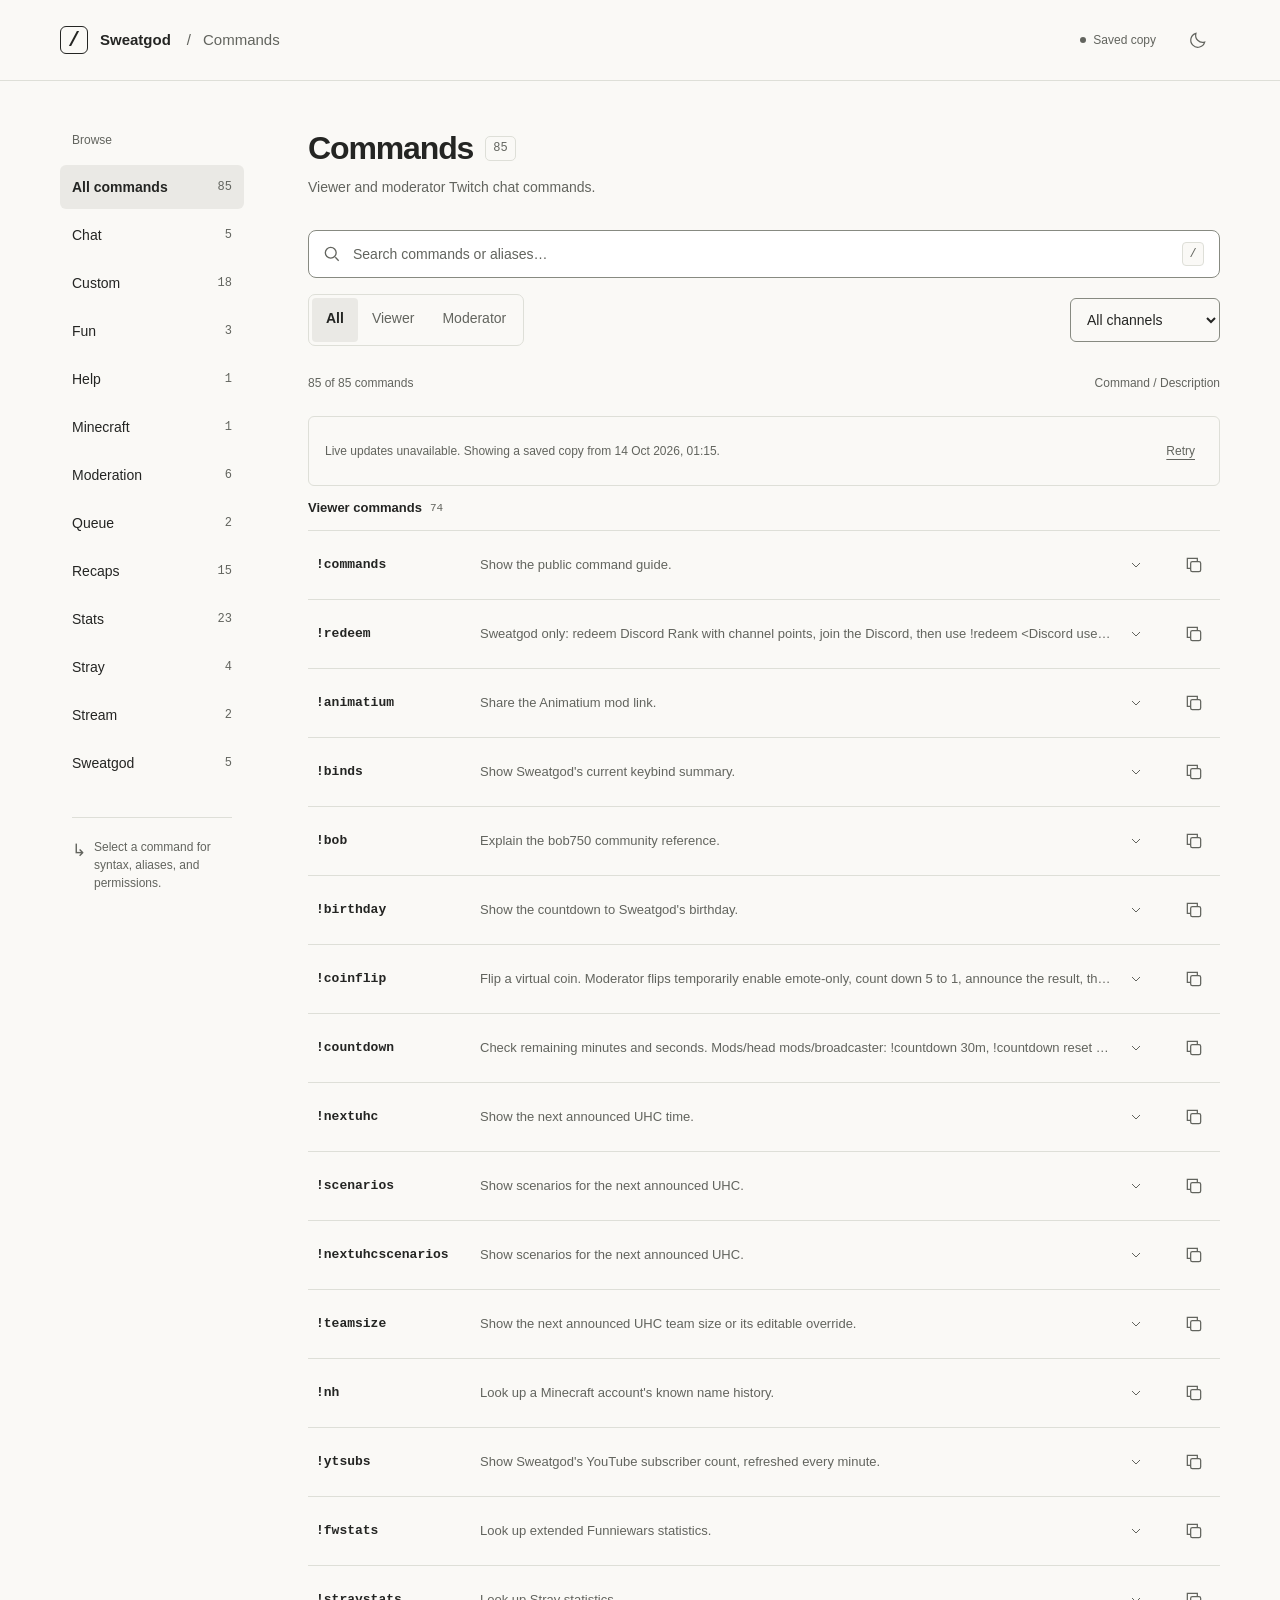
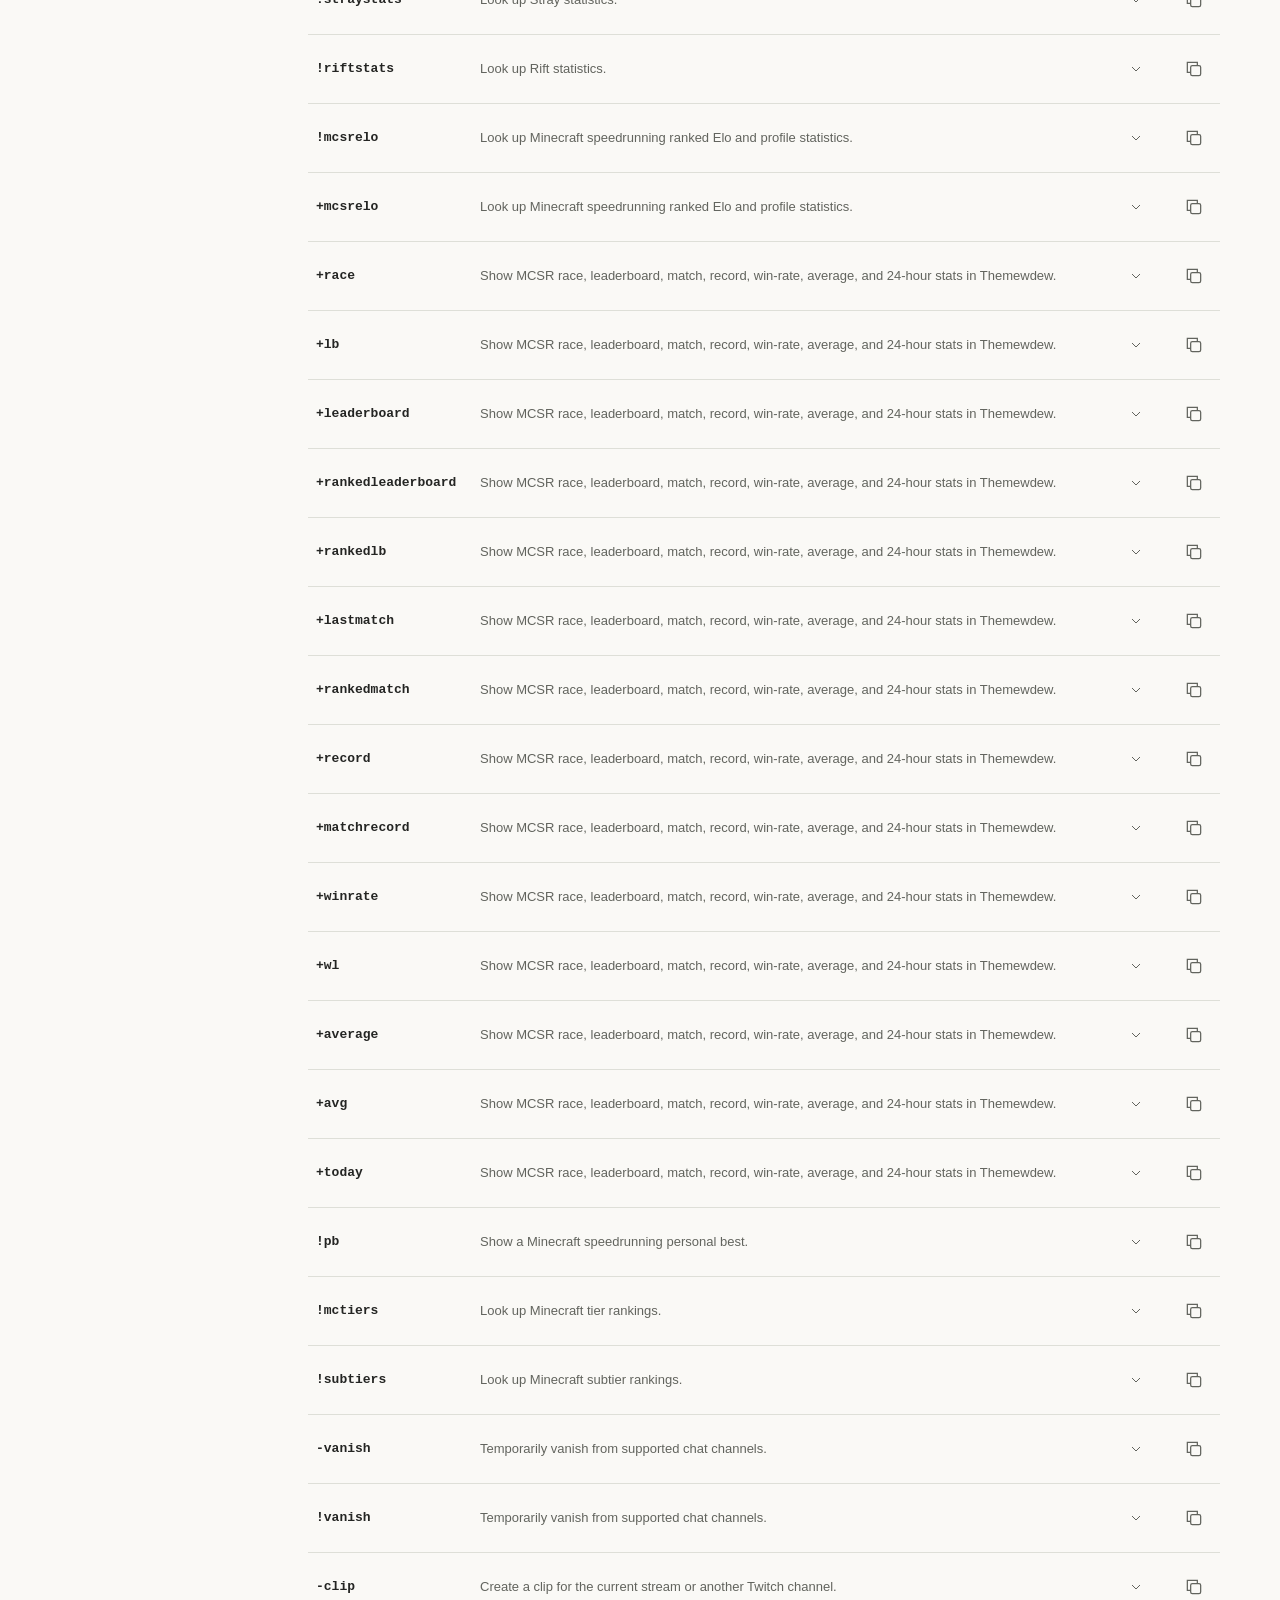
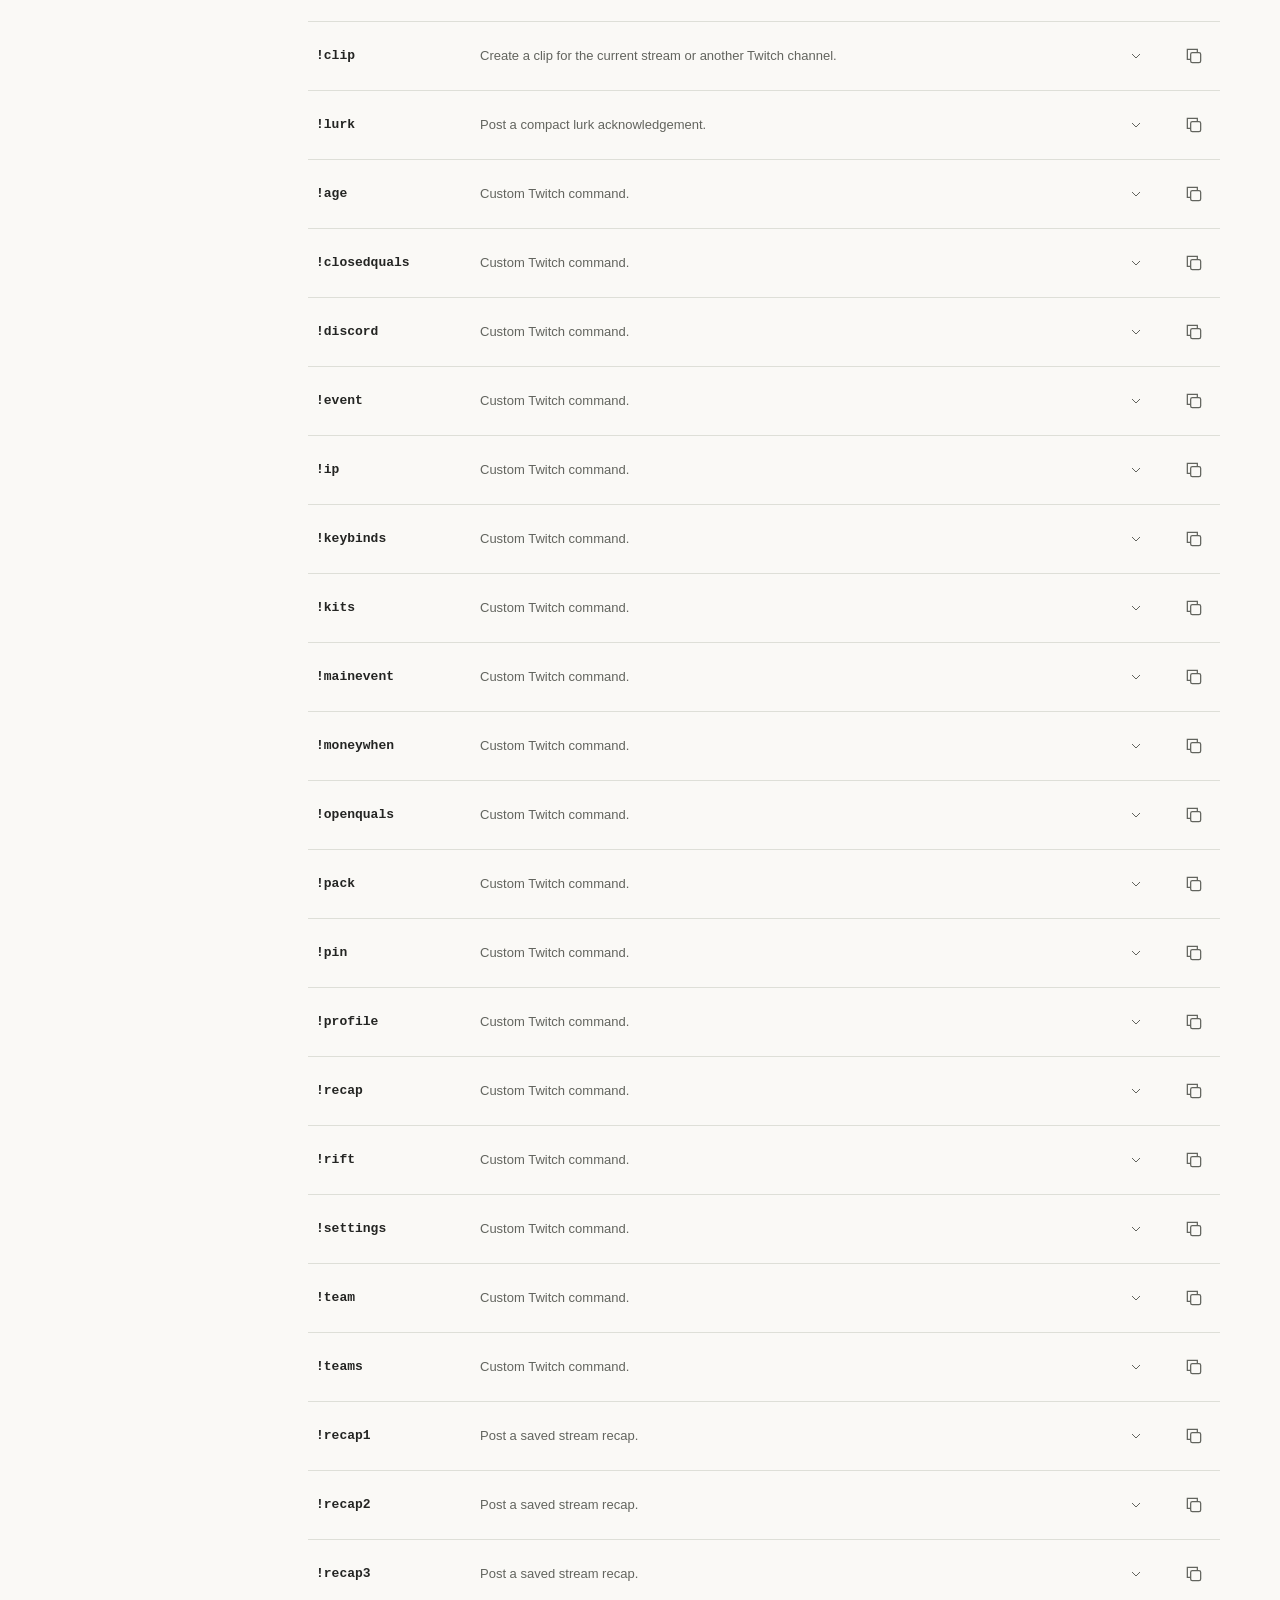
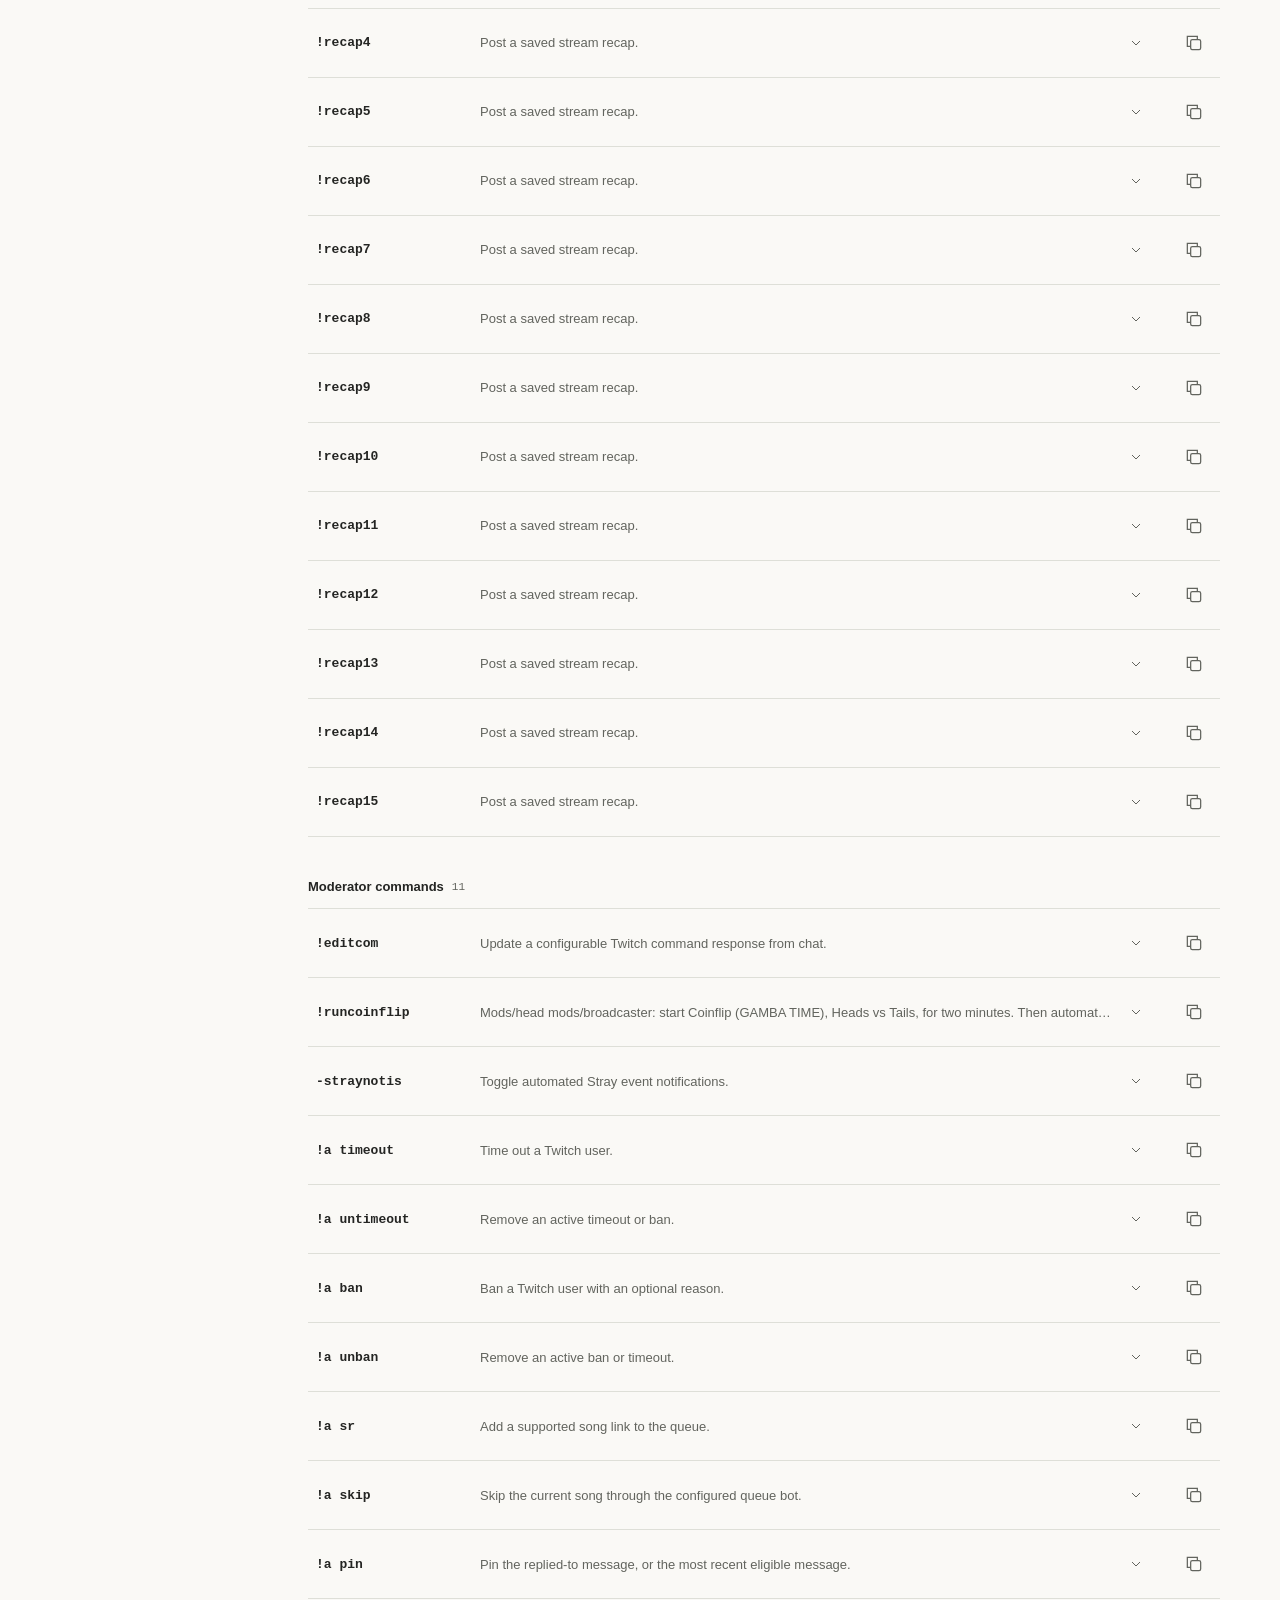
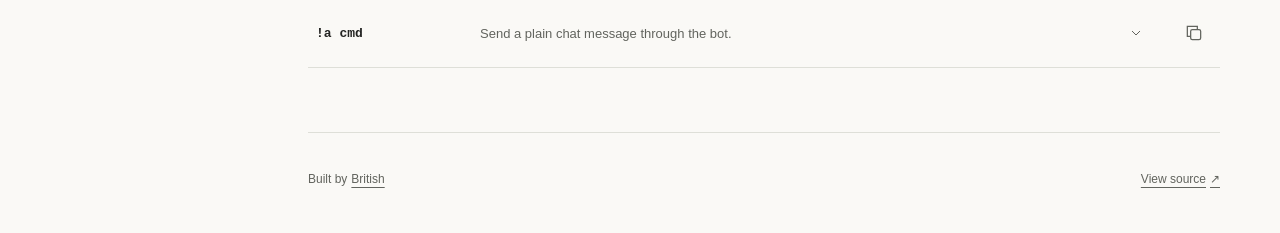
<file: index.html>
<!doctype html>
<html lang="en">
<head>
  <meta charset="utf-8">
  <meta name="viewport" content="width=device-width, initial-scale=1">
  <meta name="theme-color" content="#faf9f6">
  <meta name="description" content="Find Sweatgod bot commands, copy their syntax, and check aliases, permissions, and channel availability. Updated automatically from the running bot.">
  <meta property="og:title" content="Sweatgod · Commands">
  <meta property="og:description" content="A live reference for viewer and moderator Twitch chat commands.">
  <meta property="og:type" content="website">
  <meta property="og:url" content="https://britishdev.github.io/twitch-bot-commands/">
  <link rel="canonical" href="https://britishdev.github.io/twitch-bot-commands/">
  <link rel="icon" href="favicon.svg" type="image/svg+xml">
  <script src="theme.js"></script>
  <link rel="stylesheet" href="styles.css">
  <title>Sweatgod · Commands</title>
</head>
<body>
  <a class="skip-link" href="#main">Skip to commands</a>
  <header class="site-header"><div class="header-inner">
    <a class="brand" href="./" aria-label="Sweatgod commands home"><span class="brand-mark" aria-hidden="true">/</span>Sweatgod <span class="brand-divider">/</span><span class="brand-page">Commands</span></a>
    <div class="header-actions"><span id="sync-status" class="sync-status" role="status">Connecting…</span><button id="theme-toggle" class="icon-button" type="button" aria-label="Switch to dark theme" title="Switch theme"></button></div>
  </div></header>
  <div class="workspace">
    <aside class="sidebar" aria-label="Categories"><p class="sidebar-label">Browse</p><div id="filters" class="category-list"></div><div class="sidebar-note"><span class="note-mark" aria-hidden="true">↳</span><p>Select a command for syntax, aliases, and permissions.</p></div></aside>
    <main id="main" tabindex="-1">
      <div class="page-heading"><h1>Commands <span id="command-count" class="total-count">—</span></h1><p>Viewer and moderator Twitch chat commands.</p></div>
      <section class="controls" aria-label="Command filters">
        <div class="search-wrap">
          <svg class="search-icon" viewBox="0 0 24 24" fill="none" stroke="currentColor" stroke-width="1.6" aria-hidden="true"><circle cx="10.5" cy="10.5" r="6.5"/><path d="m16 16 4 4"/></svg>
          <label class="sr-only" for="search">Search commands</label><input id="search" type="search" placeholder="Search commands or aliases…" autocomplete="off" spellcheck="false"><kbd aria-hidden="true">/</kbd><button id="clear-search" class="icon-button clear-search" type="button" aria-label="Clear search" hidden>×</button>
        </div>
        <div class="filter-toolbar">
          <fieldset class="audience-filter"><legend class="sr-only">Command access</legend><label><input type="radio" name="audience" value="All" checked><span>All</span></label><label><input type="radio" name="audience" value="Viewer"><span>Viewer</span></label><label><input type="radio" name="audience" value="Moderator"><span>Moderator</span></label></fieldset>
          <div class="selects"><label class="mobile-category"><span class="sr-only">Category</span><select id="category-select"><option value="All">All categories</option></select></label><label><span class="sr-only">Channel</span><select id="channel-select"><option value="All">All channels</option></select></label></div>
        </div>
      </section>
      <div class="results-heading"><p id="result-summary" role="status">Loading commands…</p><span class="column-hint" aria-hidden="true">Command / Description</span></div>
      <p id="feed-notice" class="feed-notice" hidden><span></span><button id="retry" class="text-button" type="button">Retry</button></p>
      <div id="loading" class="loading" aria-hidden="true"><span></span><span></span><span></span></div>
      <section id="viewer-section" class="catalogue-section" hidden><h2>Viewer commands <span id="viewer-count"></span></h2><div id="command-grid" class="command-list"></div></section>
      <section id="moderator-section" class="catalogue-section" hidden><h2>Moderator commands <span id="moderator-count"></span></h2><div id="moderator-grid" class="command-list"></div></section>
      <div id="empty-state" class="empty" hidden><h2>No matching commands</h2><p>Try a different search or reset your filters.</p><button id="reset-filters" class="button" type="button">Reset filters</button></div>
      <footer><span>Built by <a href="https://github.com/BritishDev">British</a></span><a href="https://github.com/BritishDev/twitch-bot-commands">View source <span aria-hidden="true">↗</span></a></footer>
    </main>
  </div>
  <p id="copy-status" class="sr-only" role="status"></p>
  <script src="guide-data.js"></script><script src="app.js"></script>
</body>
</html>
</file>
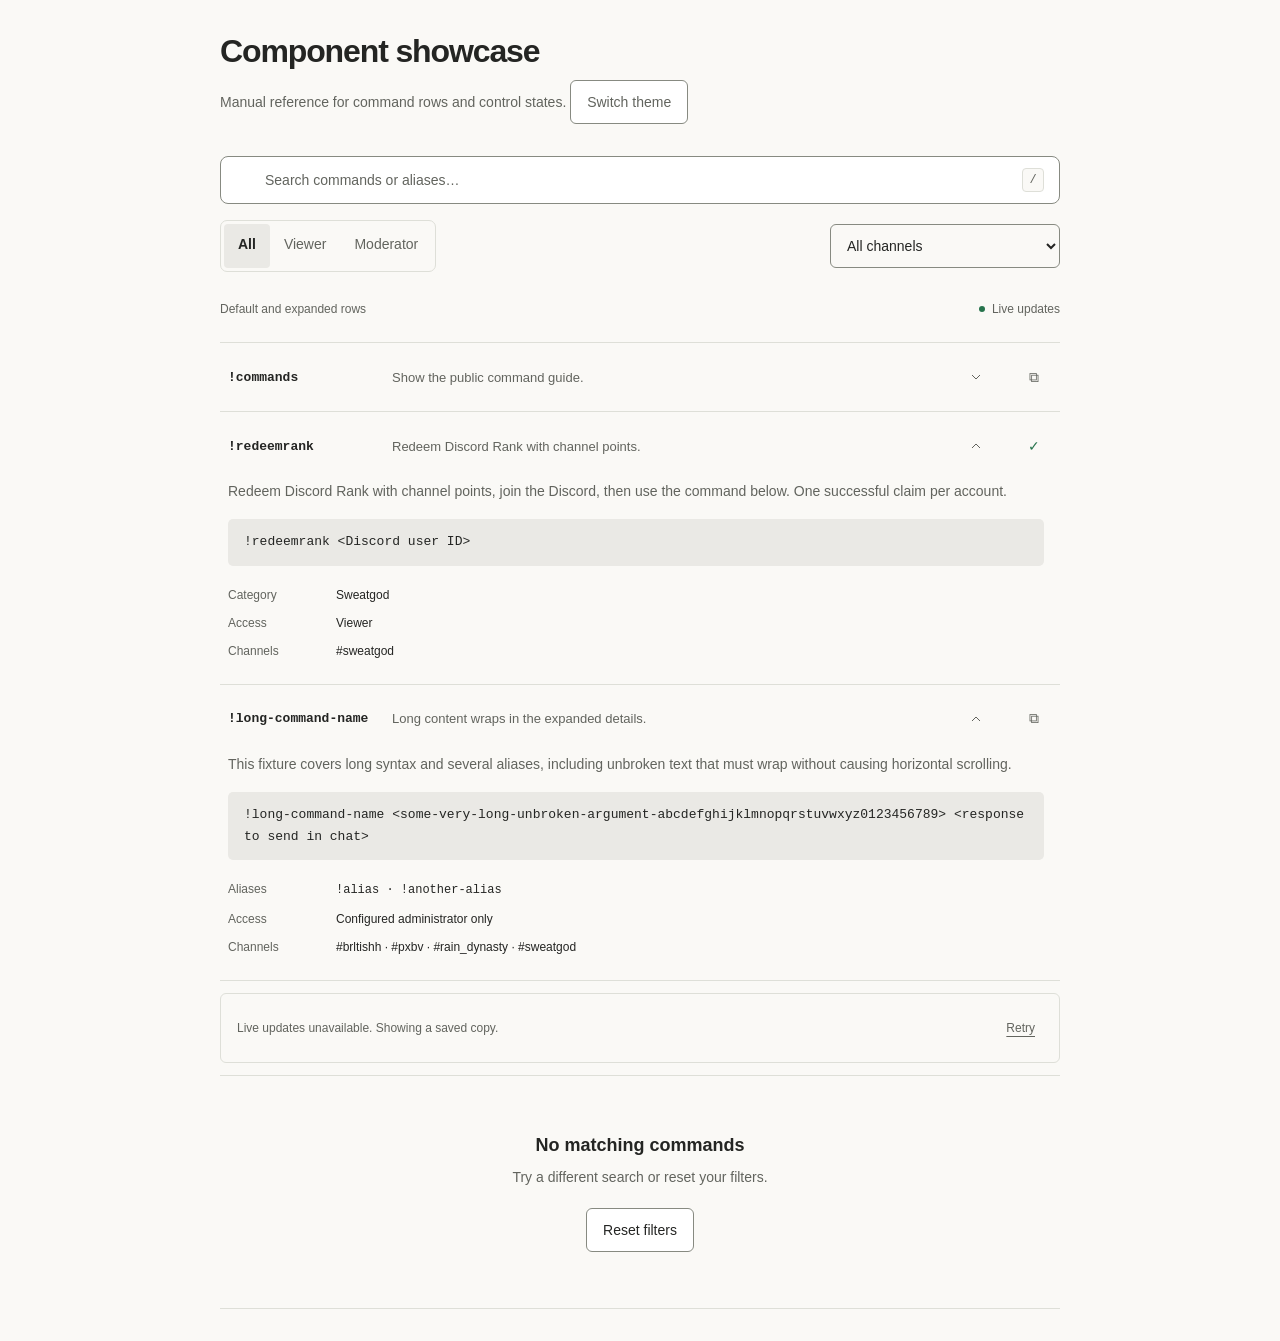
<file: design/showcase.html>
<!doctype html>
<html lang="en"><head><meta charset="utf-8"><meta name="viewport" content="width=device-width, initial-scale=1"><title>Command guide · Component showcase</title><script src="../theme.js"></script><link rel="stylesheet" href="../styles.css"></head>
<body>
  <main style="max-width:880px;margin:auto;padding:32px 20px">
    <div class="page-heading"><h1>Component showcase</h1><p>Manual reference for command rows and control states. <button class="button" onclick="document.documentElement.dataset.theme = document.documentElement.dataset.theme === 'dark' ? 'light' : 'dark'">Switch theme</button></p></div>
    <div class="search-wrap"><label class="sr-only" for="search">Search commands</label><input id="search" type="search" placeholder="Search commands or aliases…"><kbd>/</kbd></div>
    <div class="filter-toolbar"><fieldset class="audience-filter"><legend class="sr-only">Command access</legend><label><input type="radio" name="audience" checked><span>All</span></label><label><input type="radio" name="audience"><span>Viewer</span></label><label><input type="radio" name="audience"><span>Moderator</span></label></fieldset><select aria-label="Channel"><option>All channels</option><option>#sweatgod</option></select></div>
    <div class="results-heading"><span>Default and expanded rows</span><span class="sync-status" data-source="live">Live updates</span></div>
    <div class="command-list">
      <article class="command-row"><details><summary><span class="command-name">!commands</span><span class="command-preview">Show the public command guide.</span><svg class="chevron" viewBox="0 0 24 24" fill="none" stroke="currentColor" stroke-width="1.5"><path d="m6 9 6 6 6-6"/></svg></summary><div class="command-detail"><p class="command-description">Show the public command guide.</p><code class="syntax">!commands</code><dl class="command-meta"><dt>Access</dt><dd>Viewer</dd><dt>Channels</dt><dd>#sweatgod</dd></dl></div></details><button class="icon-button copy" aria-label="Copy command syntax">⧉</button></article>
      <article class="command-row"><details open><summary><span class="command-name">!redeemrank</span><span class="command-preview">Redeem Discord Rank with channel points.</span><svg class="chevron" viewBox="0 0 24 24" fill="none" stroke="currentColor" stroke-width="1.5"><path d="m6 9 6 6 6-6"/></svg></summary><div class="command-detail"><p class="command-description">Redeem Discord Rank with channel points, join the Discord, then use the command below. One successful claim per account.</p><code class="syntax">!redeemrank &lt;Discord user ID&gt;</code><dl class="command-meta"><dt>Category</dt><dd>Sweatgod</dd><dt>Access</dt><dd>Viewer</dd><dt>Channels</dt><dd>#sweatgod</dd></dl></div></details><button class="icon-button copy" aria-label="Copied command syntax" data-copied="true">✓</button></article>
      <article class="command-row"><details open><summary><span class="command-name">!long-command-name</span><span class="command-preview">Long content wraps in the expanded details.</span><svg class="chevron" viewBox="0 0 24 24" fill="none" stroke="currentColor" stroke-width="1.5"><path d="m6 9 6 6 6-6"/></svg></summary><div class="command-detail"><p class="command-description">This fixture covers long syntax and several aliases, including unbroken text that must wrap without causing horizontal scrolling.</p><code class="syntax">!long-command-name &lt;some-very-long-unbroken-argument-abcdefghijklmnopqrstuvwxyz0123456789&gt; &lt;response to send in chat&gt;</code><dl class="command-meta"><dt>Aliases</dt><dd><code>!alias · !another-alias</code></dd><dt>Access</dt><dd>Configured administrator only</dd><dt>Channels</dt><dd>#brltishh · #pxbv · #rain_dynasty · #sweatgod</dd></dl></div></details><button class="icon-button copy" aria-label="Copy command syntax">⧉</button></article>
    </div>
    <p class="feed-notice"><span>Live updates unavailable. Showing a saved copy.</span><button class="text-button">Retry</button></p>
    <div class="empty"><h2>No matching commands</h2><p>Try a different search or reset your filters.</p><button class="button">Reset filters</button></div>
  </main>
</body></html>
</file>
<file: styles.css>
:root {
  color-scheme: light;
  --bg: #faf9f6; --surface: #ffffff; --hover: #f0efeb; --selected: #eae9e5;
  --text: #242523; --muted: #62645e; --line: #dedfd8; --control-line: #878a81; --focus: #315cb4; --live: #26734c;
  --mono: ui-monospace, SFMono-Regular, Consolas, "Liberation Mono", monospace;
  font-family: -apple-system, BlinkMacSystemFont, "Segoe UI", sans-serif; font-synthesis: none;
}
:root[data-theme="dark"] { color-scheme: dark; --bg: #191a19; --surface: #212220; --hover: #282a27; --selected: #323530; --text: #eeefe9; --muted: #a7aba1; --line: #393c36; --control-line: #73796e; --focus: #97b9ff; --live: #8dccaa; }
* { box-sizing: border-box; }
[hidden] { display: none !important; }
body { margin: 0; min-height: 100vh; background: var(--bg); color: var(--text); font-size: 14px; line-height: 1.5; }
button, input, select { font: inherit; color: inherit; }
button, summary, select { -webkit-tap-highlight-color: transparent; }
button { cursor: pointer; }
a { color: inherit; text-underline-offset: 4px; }
button:focus-visible, a:focus-visible, summary:focus-visible, input:focus-visible, select:focus-visible { outline: 2px solid var(--focus); outline-offset: 3px; }
svg { width: 20px; height: 20px; flex-shrink: 0; }
.sr-only { position: absolute; width: 1px; height: 1px; padding: 0; margin: -1px; overflow: hidden; clip: rect(0,0,0,0); white-space: nowrap; border: 0; }
.skip-link { position: fixed; top: 8px; left: 8px; padding: 12px 16px; background: var(--surface); z-index: 20; transform: translateY(-150%); }
.skip-link:focus { transform: none; }
.site-header { border-bottom: 1px solid var(--line); }
.header-inner { max-width: 1224px; min-height: 80px; margin: auto; padding: 16px 32px; display: flex; align-items: center; justify-content: space-between; gap: 24px; }
.brand { display: flex; align-items: center; gap: 12px; font-size: 15px; font-weight: 650; text-decoration: none; min-height: 44px; white-space: nowrap; }
.brand-mark { display: grid; place-items: center; width: 28px; height: 28px; border: 1px solid var(--text); border-radius: 6px; font: 700 20px var(--mono); }
.brand-divider { color: var(--muted); font-weight: 400; margin-left: 4px; }
.brand-page { font-weight: 400; color: var(--muted); }
.header-actions { display: flex; align-items: center; gap: 20px; }
.sync-status { display: flex; align-items: center; gap: 7px; color: var(--muted); font-size: 12px; white-space: nowrap; }
.sync-status::before { content: ""; width: 6px; height: 6px; border-radius: 50%; background: var(--muted); }
.sync-status[data-source="live"]::before { background: var(--live); }
.icon-button { display: inline-flex; align-items: center; justify-content: center; width: 44px; height: 44px; border: 0; border-radius: 6px; background: transparent; color: var(--muted); }
.icon-button:hover { background: var(--hover); color: var(--text); }
.workspace { display: grid; grid-template-columns: 184px minmax(0, 1fr); gap: 64px; max-width: 1224px; margin: auto; padding: 48px 32px 0; }
.sidebar { align-self: start; position: sticky; top: 32px; }
.sidebar-label { color: var(--muted); font-size: 12px; margin: 2px 12px 16px; }
.category-list { display: grid; gap: 4px; }
.category-button { display: flex; align-items: center; justify-content: space-between; gap: 12px; min-height: 44px; padding: 8px 12px; border: 0; border-radius: 6px; background: transparent; text-align: left; }
.category-button:hover { background: var(--hover); }
.category-button[aria-pressed="true"] { background: var(--selected); font-weight: 600; }
.category-count { color: var(--muted); font: 12px var(--mono); font-variant-numeric: tabular-nums; }
.sidebar-note { display: flex; gap: 8px; margin: 32px 12px 0; padding-top: 20px; border-top: 1px solid var(--line); color: var(--muted); font-size: 12px; }
.sidebar-note p { margin: 0; }
.note-mark { font-size: 17px; }
main { min-width: 0; outline: none; }
.page-heading { margin-bottom: 32px; }
h1 { display: flex; align-items: center; gap: 12px; margin: 0; font-size: 32px; line-height: 1.2; font-weight: 650; letter-spacing: -.035em; }
.total-count { border: 1px solid var(--line); border-radius: 5px; padding: 3px 7px; color: var(--muted); font: 12px/1.4 var(--mono); letter-spacing: 0; }
.page-heading p { color: var(--muted); margin: 10px 0 0; }
.search-wrap { position: relative; display: flex; align-items: center; }
.search-icon { position: absolute; left: 14px; pointer-events: none; color: var(--muted); }
#search { width: 100%; height: 48px; border: 1px solid var(--control-line); border-radius: 8px; background: var(--surface); padding: 0 52px 0 44px; }
#search::placeholder { color: var(--muted); opacity: 1; }
#search::-webkit-search-cancel-button { -webkit-appearance: none; }
kbd { position: absolute; right: 16px; border: 1px solid var(--line); background: var(--bg); border-radius: 4px; width: 22px; text-align: center; color: var(--muted); font: 12px/22px var(--mono); }
.search-wrap:has(.clear-search:not([hidden])) kbd { display: none; }
.clear-search { position: absolute; right: 2px; font-size: 22px; }
.filter-toolbar { display: flex; align-items: center; justify-content: space-between; gap: 16px; margin-top: 16px; }
.audience-filter { display: flex; padding: 3px; margin: 0; min-width: 0; border: 1px solid var(--line); border-radius: 7px; background: var(--bg); }
.audience-filter label { position: relative; cursor: pointer; }
.audience-filter input { position: absolute; opacity: 0; width: 100%; height: 100%; margin: 0; cursor: pointer; }
.audience-filter span { display: block; padding: 10px 14px; min-height: 44px; color: var(--muted); border-radius: 4px; }
.audience-filter input:checked + span { background: var(--selected); color: var(--text); font-weight: 600; }
.audience-filter input:focus-visible { outline: 0; }
.audience-filter input:focus-visible + span { outline: 2px solid var(--focus); outline-offset: 1px; }
.selects { display: flex; gap: 8px; min-width: 0; }
select { min-height: 44px; width: 100%; max-width: 230px; padding: 8px 28px 8px 12px; background: var(--bg); border: 1px solid var(--control-line); border-radius: 6px; cursor: pointer; }
.mobile-category { display: none; }
.results-heading { display: flex; align-items: center; justify-content: space-between; gap: 16px; margin: 28px 0 24px; color: var(--muted); font-size: 12px; }
.results-heading p { margin: 0; }
.column-hint { color: var(--muted); }
.catalogue-section + .catalogue-section { margin-top: 40px; }
.catalogue-section h2 { display: flex; align-items: center; gap: 8px; margin: 0 0 12px; font-size: 13px; font-weight: 600; }
.catalogue-section h2 span { color: var(--muted); font: 11px var(--mono); }
.command-list { border-top: 1px solid var(--line); }
.command-row { position: relative; border-bottom: 1px solid var(--line); }
.command-row summary { list-style: none; display: grid; grid-template-columns: 148px minmax(0, 1fr) 16px; align-items: center; gap: 16px; padding: 19px 76px 19px 8px; min-height: 68px; cursor: pointer; border-radius: 4px; }
.command-row summary::-webkit-details-marker { display: none; }
.command-row summary:hover { background: var(--hover); }
.command-name { font: 600 13px/1.5 var(--mono); overflow-wrap: anywhere; }
.command-preview { color: var(--muted); font-size: 13px; overflow: hidden; text-overflow: ellipsis; white-space: nowrap; }
.chevron { width: 16px; height: 16px; color: var(--muted); }
details[open] .chevron { transform: rotate(180deg); }
.copy { position: absolute; top: 12px; right: 4px; }
.copy[data-copied="true"] { color: var(--live); }
.command-detail { padding: 0 16px 24px 8px; max-width: 100%; }
.command-description { color: var(--muted); margin: 0 0 16px; line-height: 1.65; overflow-wrap: anywhere; }
.syntax { display: block; padding: 12px 16px; background: var(--selected); border-radius: 5px; font: 13px/1.7 var(--mono); white-space: pre-wrap; overflow-wrap: anywhere; }
.command-meta { display: grid; grid-template-columns: 92px minmax(0, 1fr); gap: 10px 16px; margin: 20px 0 0; font-size: 12px; }
.command-meta dt { color: var(--muted); }
.command-meta dd { margin: 0; overflow-wrap: anywhere; }
.command-meta code { font: 12px/1.6 var(--mono); }
.feed-notice { display: flex; align-items: center; justify-content: space-between; gap: 16px; padding: 12px 16px; border: 1px solid var(--line); border-radius: 6px; color: var(--muted); font-size: 12px; }
.text-button { min-height: 44px; padding: 8px; background: none; border: 0; text-decoration: underline; text-underline-offset: 4px; }
.text-button:disabled { cursor: wait; opacity: .6; }
.empty { text-align: center; padding: 56px 16px; border-block: 1px solid var(--line); }
.empty h2 { font-size: 18px; font-weight: 600; margin: 0; }
.empty p { margin: 8px 0 20px; color: var(--muted); }
.button { min-height: 44px; padding: 10px 16px; border: 1px solid var(--control-line); border-radius: 6px; background: var(--surface); }
.button:hover { background: var(--hover); }
.loading { display: grid; gap: 24px; padding-block: 16px; }
.loading span { height: 24px; width: 75%; background: var(--hover); border-radius: 4px; }
.loading span:nth-child(2) { width: 90%; }
footer { display: flex; justify-content: space-between; gap: 24px; border-top: 1px solid var(--line); margin-top: 64px; padding: 24px 0 32px; color: var(--muted); font-size: 12px; }
footer a { display: inline-flex; align-items: center; gap: 4px; min-height: 44px; }
footer > span { display: flex; align-items: center; gap: 4px; }
@media (max-width: 1000px) { .workspace { gap: 32px; grid-template-columns: 164px minmax(0, 1fr); } .command-row summary { grid-template-columns: 124px minmax(0, 1fr) 16px; gap: 12px; } }
@media (max-width: 760px) {
  .header-inner { padding: 12px 20px; min-height: 72px; } .header-actions { gap: 8px; } .brand { gap: 8px; } .brand-divider, .brand-page { display: none; }
  .workspace { display: block; padding: 32px 20px 0; } .sidebar { display: none; } .page-heading { margin-bottom: 24px; } h1 { font-size: 28px; }
  .filter-toolbar { align-items: stretch; flex-direction: column; gap: 12px; } .audience-filter { align-self: start; } .mobile-category { display: block; } .selects > label { flex: 1; min-width: 0; } select { max-width: none; }
  .column-hint { display: none; } .command-row summary { grid-template-columns: minmax(0, 1fr) 16px; gap: 4px 12px; padding: 16px 64px 16px 4px; }
  .command-name { grid-column: 1; } .command-preview { grid-column: 1; grid-row: 2; } .chevron { grid-column: 2; grid-row: 1 / 3; }
  .copy { top: 18px; right: 0; } .command-detail { padding-left: 4px; padding-right: 4px; } .results-heading { margin-top: 24px; } footer { margin-top: 40px; }
}
@media (max-width: 360px) { .header-inner { padding-inline: 16px; } .workspace { padding-inline: 16px; } .sync-status { font-size: 11px; } .header-actions { gap: 0; } }
@media (prefers-reduced-motion: reduce) { *, *::before, *::after { scroll-behavior: auto !important; transition: none !important; animation: none !important; } }
</file>
